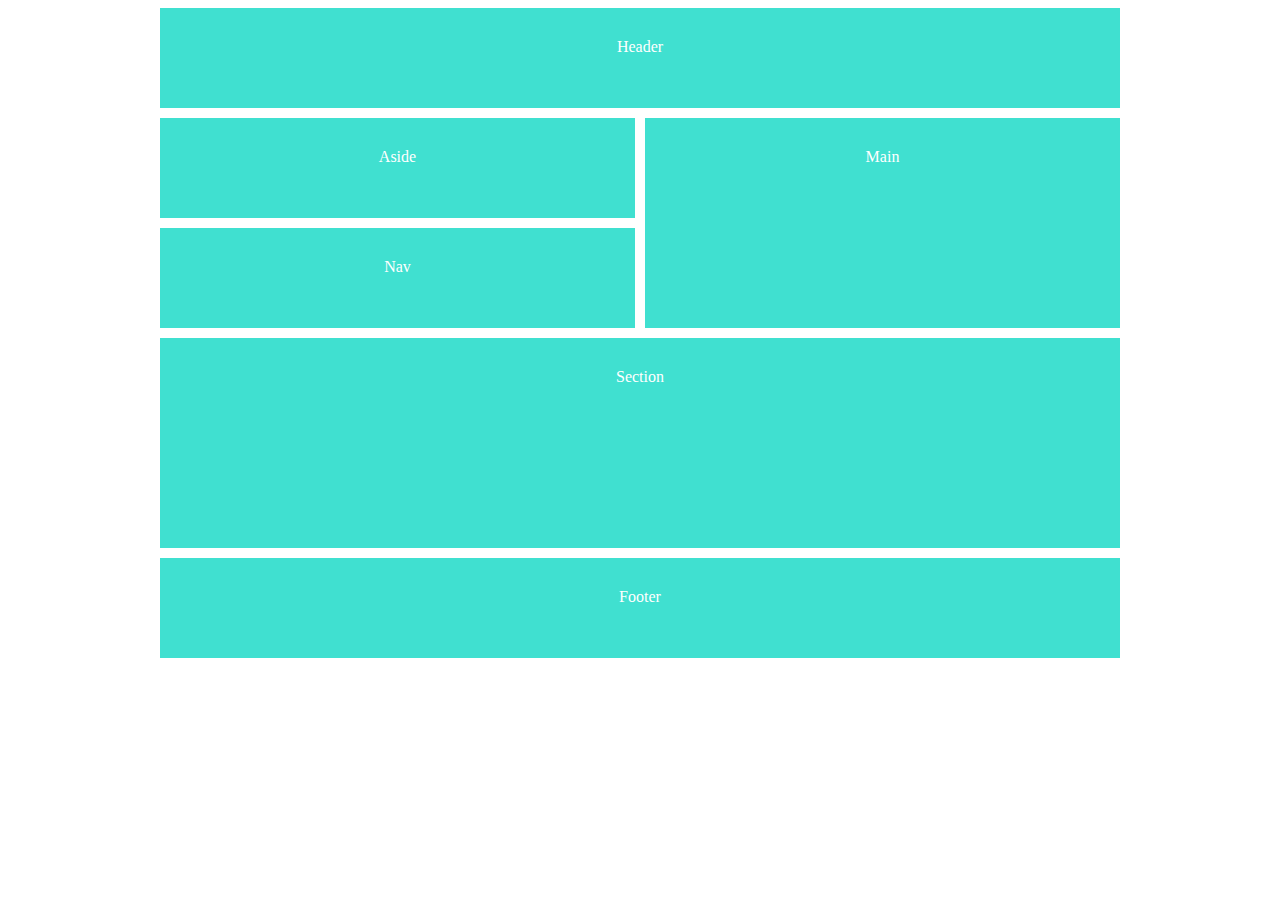
<file: grid-area/index.html>
<!DOCTYPE html>
<html lang="en">
<head>
    <meta charset="UTF-8">
    <meta http-equiv="X-UA-Compatible" content="IE=edge">
    <meta name="viewport" content="width=device-width, initial-scale=1.0">
    <title>Document</title>
    <link rel="stylesheet" href="css/style.css">
</head>
<body>
    <div class="content">
        <header>Header</header>
        <main>Main</main>
        <section>Section</section>
        <aside>Aside</aside>
        <nav>Nav</nav>
        <footer>Footer</footer>
    </div>
</body>
</html>
</file>
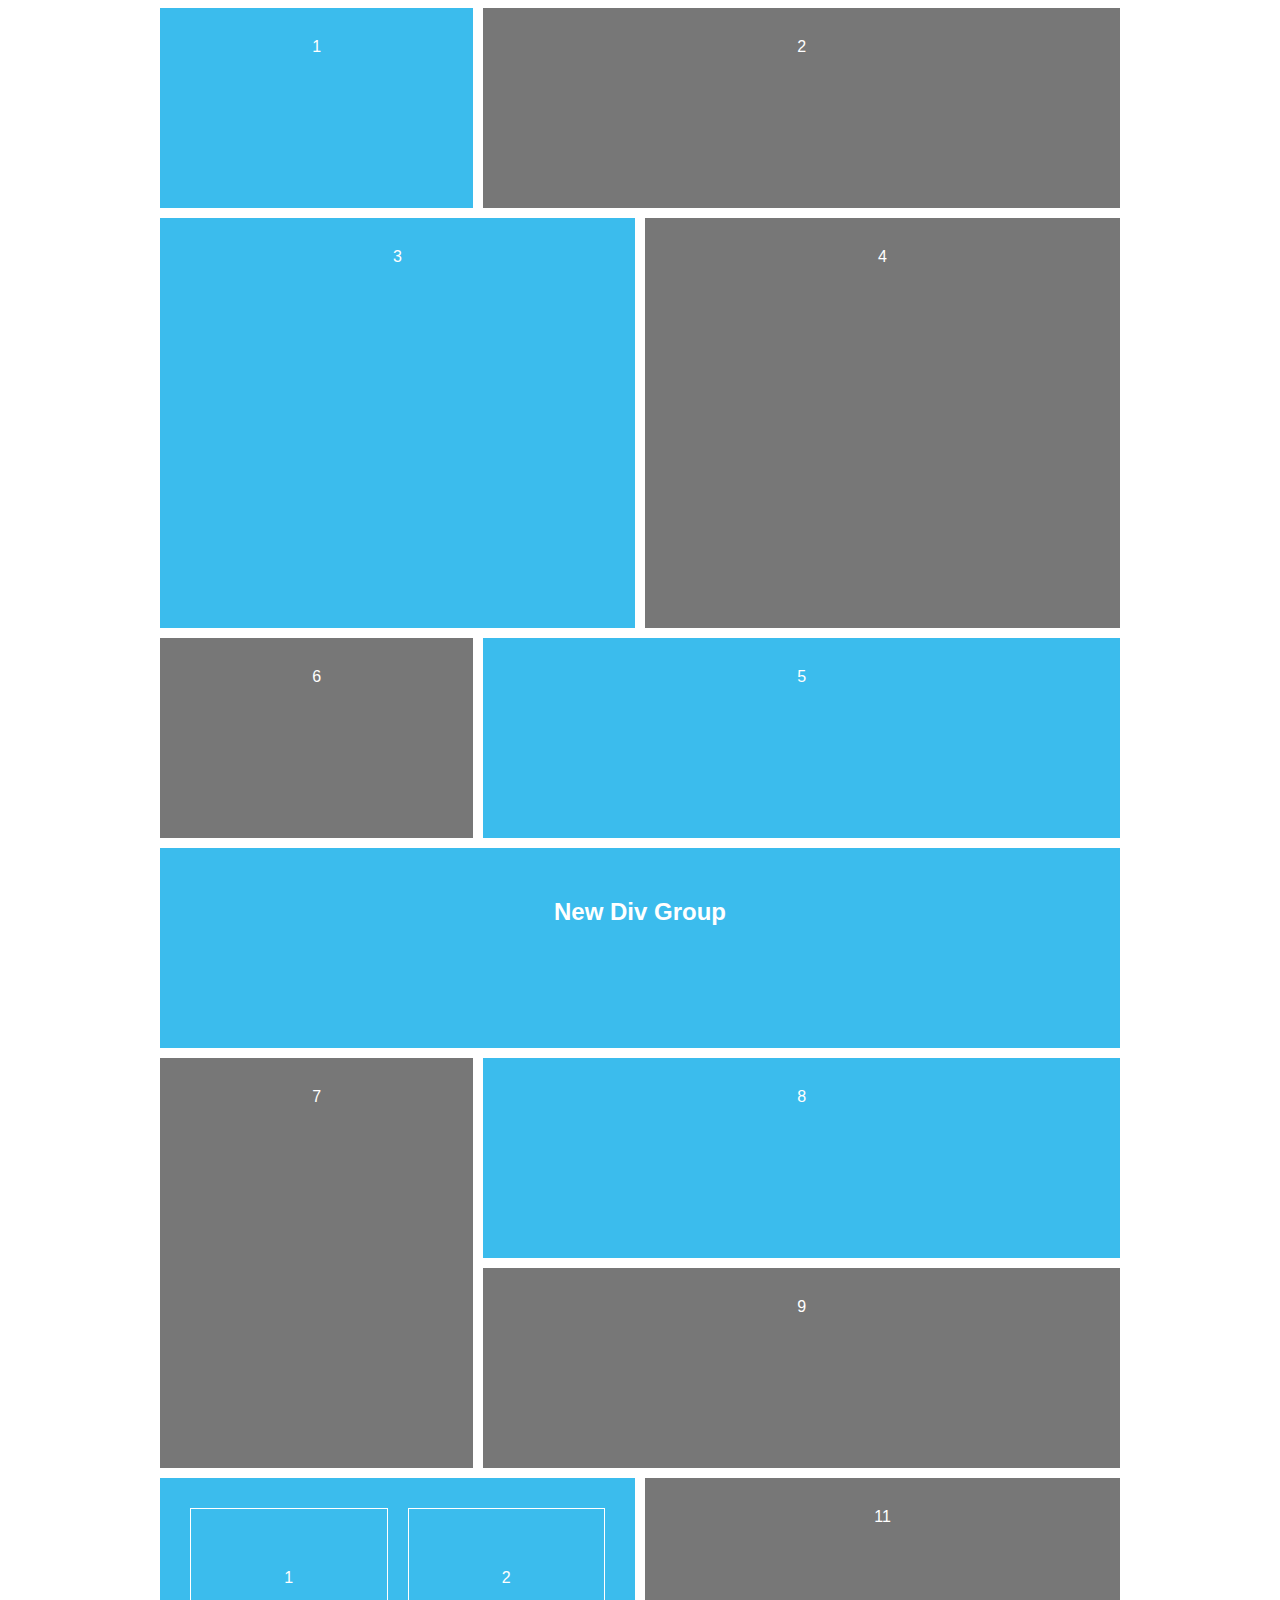
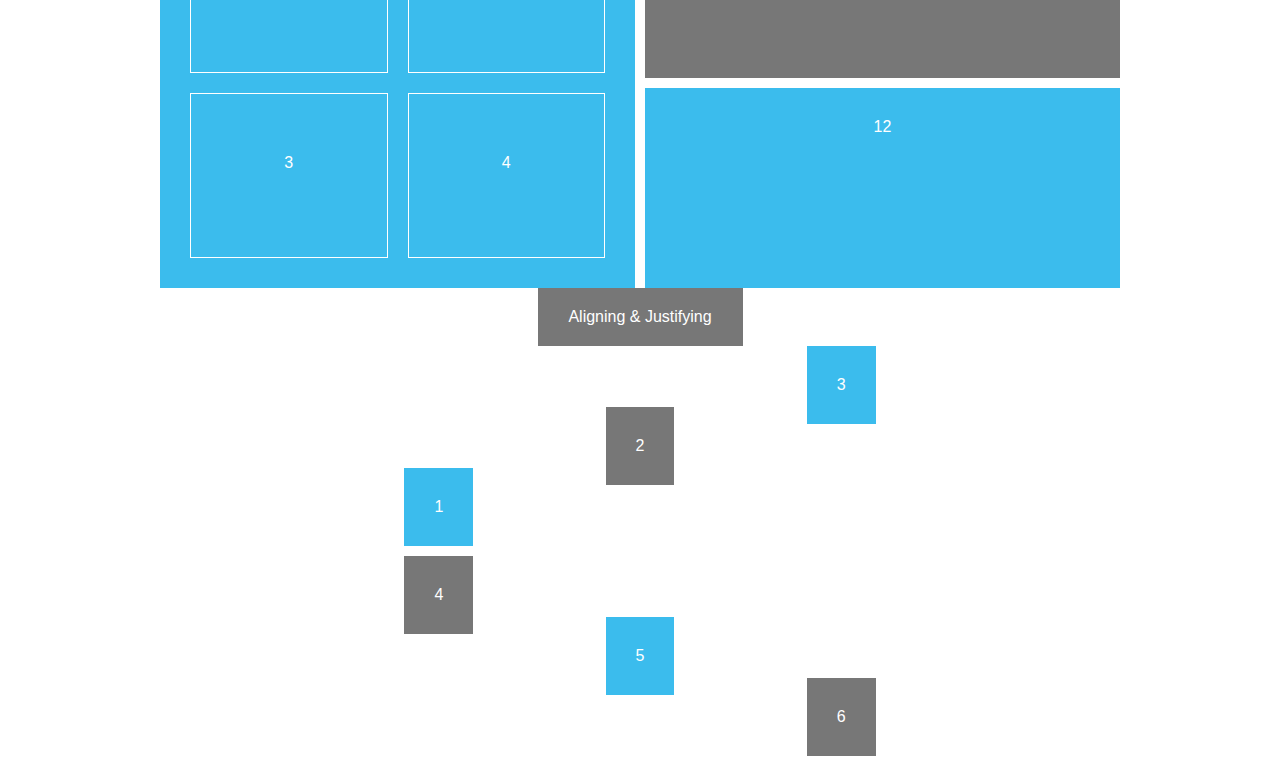
<file: grid.html>
<!DOCTYPE html>
<html lang="en">
<head>
    <meta charset="UTF-8">
    <meta http-equiv="X-UA-Compatible" content="IE=edge">
    <meta name="viewport" content="width=device-width, initial-scale=1.0">
    <title>Grid-Column</title>
    <link rel="stylesheet" href="css/style.css">
</head>
<body>
    <div class="content">

        <div class="one">1</div>
        <div class="two">2</div>
        <div class="three">3</div>
        <div class="four">4</div>
        <div class="five">5</div>
        <div class="six">6</div>
        <!-- <div>7</div>
        <div>8</div>
        <div>9</div> -->       
        <div class="nestHeading"><h2>New Div Group</h2></div>
        <div class="seven">7</div>
        <div class="eight">8</div>
        <div class="nine">9</div>
        <div class="nestedGrid">
            <p>1</p>
            <p>2</p>
            <p>3</p>
            <p>4</p>
        </div>
        <div class="eleven">11</div>
        <div class="twelve">12</div>
    </div>
    <span>Aligning & Justifying</span>
    <div class="content2">
        <div class="ct-one">1</div>
        <div class="ct-two">2</div>
        <div class="ct-three">3</div>
        <div class="ct-four">4</div>
        <div class="ct-five">5</div>
        <div class="ct-six">6</div>
    </div>
</body>
</html>
</file>
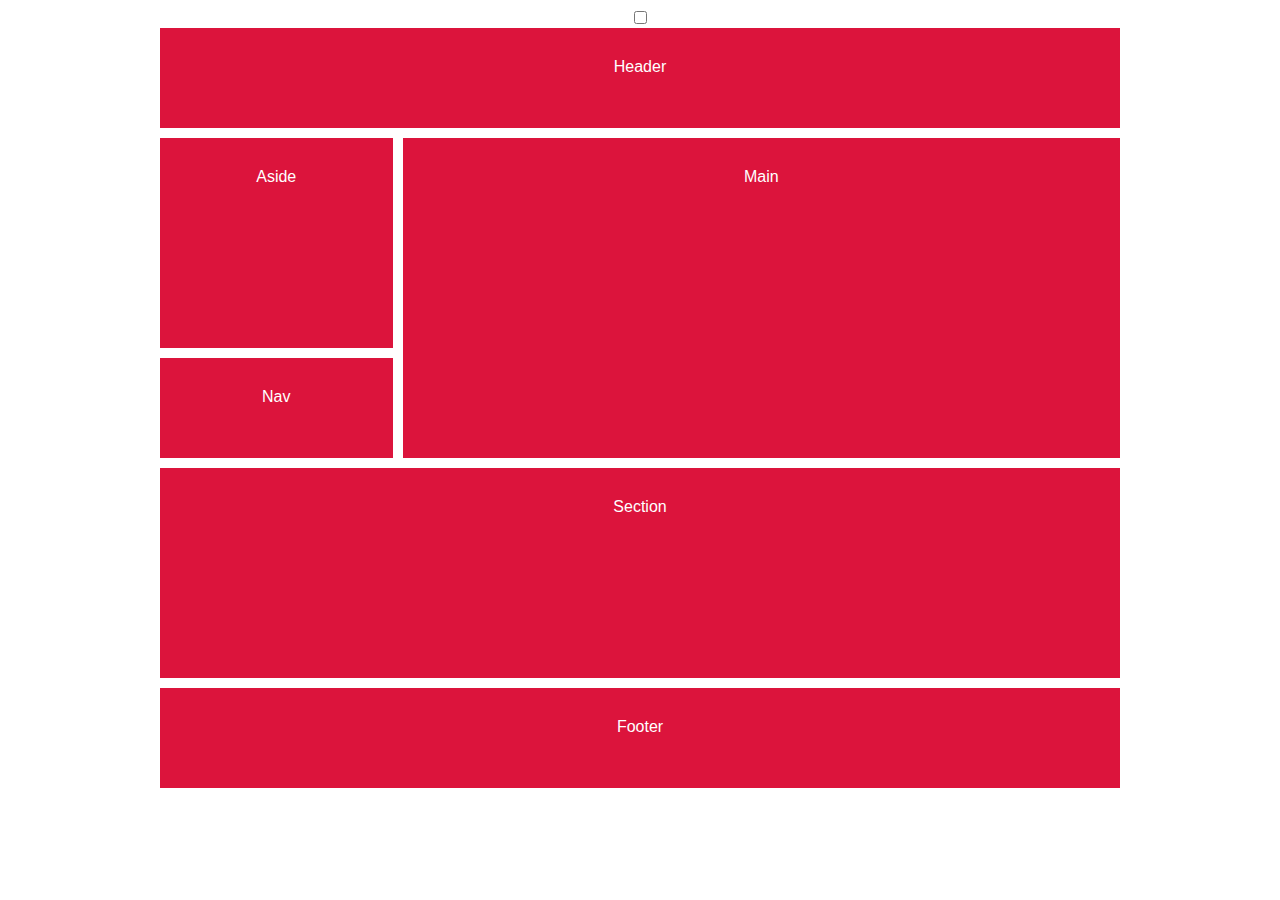
<file: 12-colum-grid/12-column-grid.html>
<!DOCTYPE html>
<html lang="en">
<head>
    <meta charset="UTF-8">
    <meta http-equiv="X-UA-Compatible" content="IE=edge">
    <meta name="viewport" content="width=device-width, initial-scale=1.0">
    <title>12-Column-Grid</title>
    <link rel="stylesheet" href="css/style.css">
</head>
<body>
    <input type="checkbox"/>
    <div class="container">
        <div id="grid">
            <p></p><p></p><p></p><p></p><p></p><p></p><p></p><p></p><p></p><p></p><p></p><p></p>
        </div>

        <header>Header</header>
        <main>Main</main>
        <section>Section</section>
        <aside>Aside</aside>
        <nav>Nav</nav>
        <footer>Footer</footer>

    </div>
    
</body>
</html>
</file>
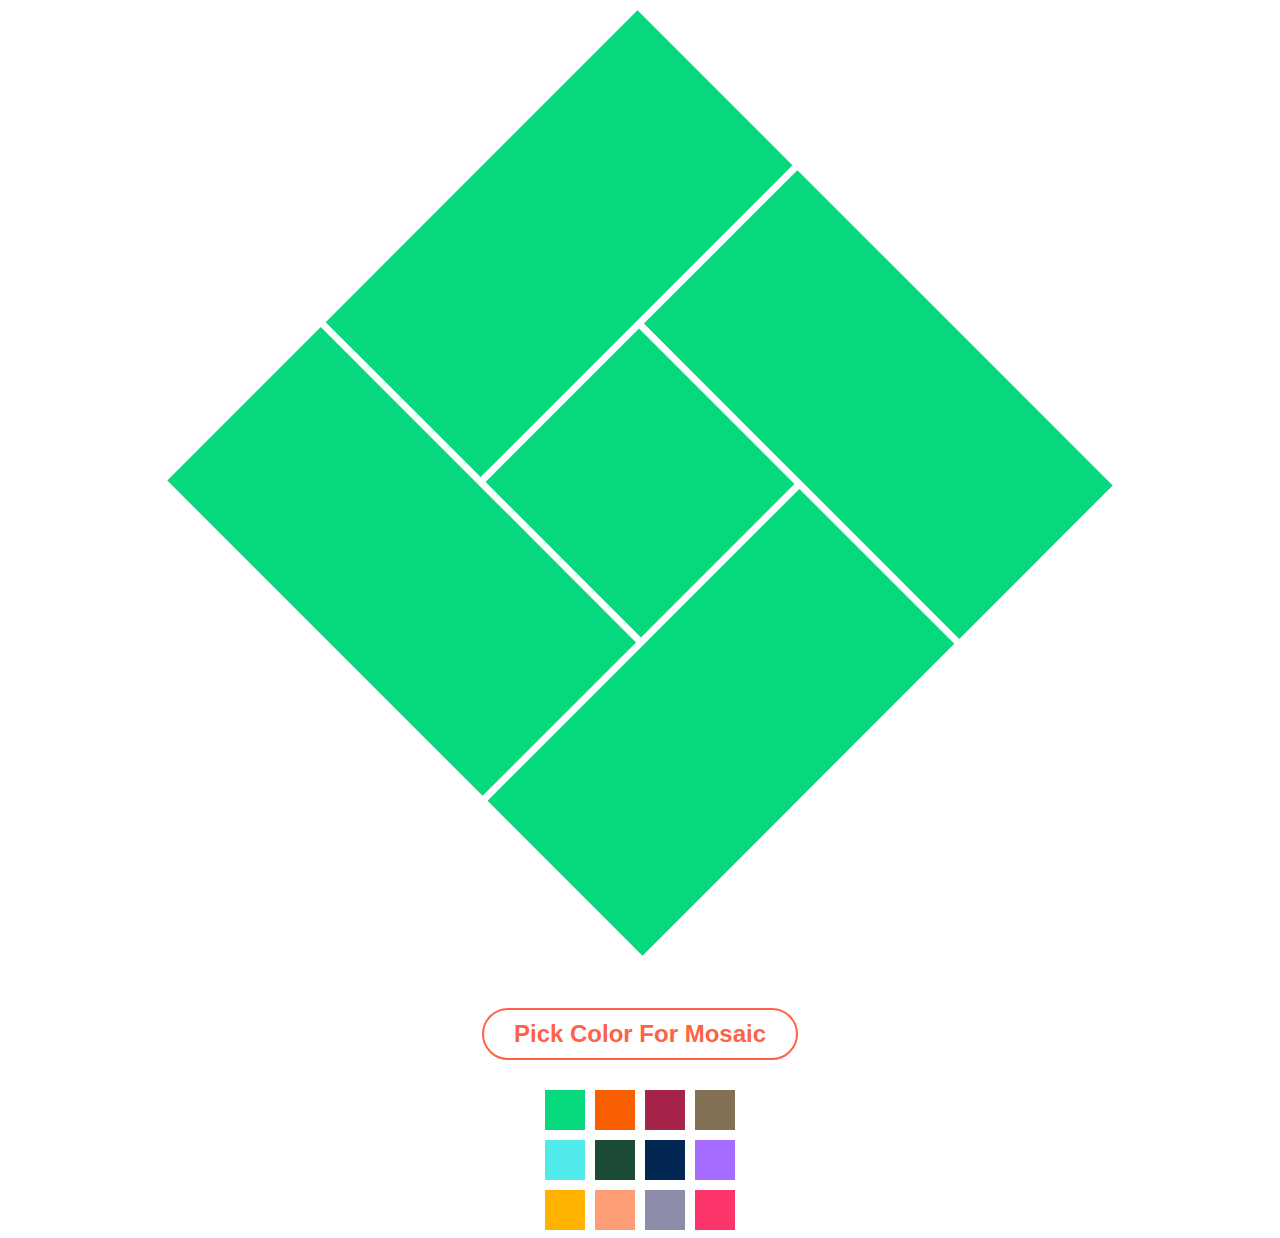
<file: mosaic-layout/mosaic-layout.html>
<!DOCTYPE html>
<html lang="en">
<head>
    <meta charset="UTF-8">
    <meta http-equiv="X-UA-Compatible" content="IE=edge">
    <meta name="viewport" content="width=device-width, initial-scale=1.0">
    <title>Mosaic-Layout</title>
    <link rel="stylesheet" href="css/style.css">
</head>
<body>
    <div class="content">

        <div class="one divColor"></div>
        <div class="two divColor"></div>
        <div class="three divColor"></div>
        <div class="four divColor"></div>
        <div class="five divColor"></div>

    </div>

    <h2>Pick Color For Mosaic</h2>
    <div class="pickColor">
        <div class="originalColor"></div>
        <div class="secondColor"></div>
        <div class="thirdColor"></div>
        <div class="forthColor"></div>
        <div class="fifthColor"></div>
        <div class="sixthColor"></div>
        <div class="seventhColor"></div>
        <div class="eighthColor"></div>
        <div class="ninethColor"></div>
        <div class="tenthColor"></div>
        <div class="eleventhColor"></div>
        <div class="twelvethColor"></div>
    </div>
    <script type="text/javascript" src="js/main.js"></script>
</body>
</html>
</file>
<file: grid-area/css/style.css>
body{
    color: #fff;
    text-align: center;
}
.content{
    max-width: 960px;
    margin: 0 auto;
    display: grid;
    grid-template-columns: repeat(4, 1fr);
    grid-auto-rows: minmax(100px, auto);
    grid-gap: 10px;
    /* You can use characters assign for grid areas in pattern you want your content / elements to be look. */
    grid-template-areas: 
    "header header header header"
    "aside aside main main"
    "nav nav main main"
    "section section section section"
    "section section section section"
    "footer footer footer footer";
}
.content > *{
    padding: 30px;
    background-color: turquoise;
}
header{
    /* grid-area is basically like a variable or name for that content */
    /* you can use grid-area name to create look of your template just line colum / row line*/
    grid-area: header;
}
main{
    grid-area: main;
}
section{
    grid-area: section;
}
aside{
    grid-area: aside;
}
nav{
    grid-area: nav;
}
footer{
    grid-area: footer;
}
</file>
<file: css/style.css>
/* body style */
body{
    color: #fff;
    font-family: Verdana, Geneva, Tahoma, sans-serif;
    text-align: center;
}

/* grid style */
.content{
    max-width: 960px;                                       /*max width for div container*/
    margin: 0 auto;                                         /*pushing div to the center*/
    display: grid;                                          /*making div a grid*/
    grid-template-columns: repeat(6, 1fr);                  /*defines column number and width */        /* reapeat as the word says it repeats (first value column number, second width of column) */    
    grid-template-rows: repeat(9, minmax(200px, auto));     /*defines row number and height */      /* reapeat as the word says it repeats (first value row number, second is minmax( first is minimum height, second is maximum)) */  
    grid-column-gap: 10px;                                  /*defines column gap (margin) */
    grid-row-gap: 10px;                                     /*defines row gap (margin) */
    /* grid-gap: 10px;                                        only grid-gap / gap will work in case of all 4 properties */
    gap: 10px;
}
.content div{
    background-color: #3bbced;
    padding: 30px;
}
.content div:nth-child(even){
    background-color: #777;
}

/* grid line-height style */

.one{
    /* grid-column-start: 1;
    grid-column-end: 3;             //instead of using these two tag there is short hand tag */
    grid-column: 1 / 3;
}
.two{
    grid-column: 3 / 7;
}
.three{
    grid-column: 1 / 4;
    grid-row: 2/ 4;
}
.four{
    grid-column: 4 / 7;
    grid-row: 2 / 4;
}
.five{
    grid-column: 3 / 7;
}
.six{
    grid-row: 4;
    grid-column: 1 / 3;
}

/* new div group style */
.nestHeading{
    grid-column: 1 / 7;
    /* grid-column: span 7;                 */
}
.seven{
    grid-column: 1 / 3;
    grid-row: 6 / 8;
}
.eight ,.nine{
    grid-column: 3 / 7;
}
.eleven ,.twelve{
    grid-column: 4 / 7;
}

/* nested grid */

.nestedGrid{
    grid-column: 1 / 4;
    grid-row: 8 / 10;

    display: grid;
    grid-template-columns: 1fr 1fr;
    grid-gap: 20px;
}
.nestedGrid p{
    border: 1px solid white;
    margin: 0;
    padding: 60px;
}

/* span */
span{
    display: block;
    margin: 0 auto;
    max-width: 165px;
    padding: 20px;
    background-color: #777;
    color: white;
}
/* content2 grid style */

.content2{
    
    max-width: 960px;
    margin: 0 auto;
    display: grid;
    grid-template-columns: repeat(3, 1fr);
    grid-template-rows: repeat(2, minmax(200px, auto));
    gap: 10px;
    /* align-items: start;                          works on vertical or column */
    /* justify-items: center                        workd on horizontal or row */
}
.content2 div{
    padding: 30px;
    background-color: #3bbced;
}
.content2 div:nth-child(even){
    background-color: #777;
}
.ct-one{
    align-self: end;
    justify-self: end;
}
.ct-two{
    align-self: center;
    justify-self: center;
}
.ct-three{
    align-self: start;
    justify-self: start;
}
.ct-four{
    align-self: start;
    justify-self: end;
}
.ct-five{
    align-self: center;
    justify-self: center;
}
.ct-six{
    align-self: end;
    justify-self: start;
}
</file>
<file: 12-colum-grid/css/style.css>
body{
    color: #fff;
    font-family: Verdana, Geneva, Tahoma, sans-serif;
    text-align: center;
}
.container{
    max-width: 960px;
    margin: 0 auto;
    display: grid;
    grid-template-columns: repeat(12, 1fr);
    grid-auto-rows: minmax(100px, auto);
    gap: 10px;
    position: relative;
}
.container > *{
    padding: 30px;
    background-color: crimson;
}

/* line-height */

header{
    grid-column: 1 / 13;
}
main{
    grid-column: 4 / 13;
    grid-row: 2 / 5;
}
aside{
    grid-column: 1 / 4;
    grid-row: 2 / 4;
}
nav{
    grid-column: 1 / 4;
}
section{
    grid-column: 1 / 13;
    grid-row: 5 / 7;
}
footer{
    grid-column: 1 / 13;
}

/* 12-column-grid-lines */
#grid{
    display: grid;
    position: absolute;
    top: 0;
    left: 0;
    grid-template-columns: repeat(12, 1fr);
    grid-auto-rows: minmax(100%, auto);
    width: 100%;
    height: 100%;
    background-color: transparent;
    padding: 0;
    display: none;
}
#grid p{
    border: 1px solid;
    background-color: #000;
    opacity: 0.2;
    margin: 0;
}

/* input-checkbox */

input:checked + .container #grid{
    display: grid;
}
</file>
<file: mosaic-layout/css/style.css>
body{
    color: #fff;
    font-family: 'Segoe UI', Tahoma, Geneva, Verdana, sans-serif;
    text-align: center;
    box-sizing: border-box;
}
.content{
    max-width: 960px;
    margin: 0 auto;
    display: grid;
    grid-template-columns: repeat(6, 1fr);
    grid-auto-rows: minmax(150px, auto);
    gap: 10px;
}
.content div{
    background-color: rgb(6, 216, 125);
    padding: 30px;
}

/* div style */
.one{
    grid-column: 1 / 3;
    grid-row: 1 / 5;
}
.two{
    grid-column: 3 / 7;
    grid-row: 1 / 3;
}
.three{
    grid-column: 3 / 5;
    grid-row: 3 / 5;
}
.four{
    grid-column: 5 / 7;
    grid-row: 3 / 7;
}
.five{
    grid-column: 1 / 5;
    grid-row: 5 / 7;
}


/* mosaic style */

.content{
    transform: rotateZ(45deg) scale(0.7);
}

/* h2 style */

h2{
    margin: 50px 0 30px 0;
    padding: 10px 30px;
    border-radius: 30px;
    font-family: Verdana, Geneva, Tahoma, sans-serif;
    background-color: white;
    color: tomato;
    border: 2px solid tomato;
    display: inline-block;
}

/* pickColor style */

.pickColor{
    max-width: 190px;
    margin: 0 auto;
    display: grid;
    grid-template-columns: repeat(4, 1fr);
    grid-auto-rows: minmax(40px, auto);
    gap: 10px;
    

}
.pickColor div{
    padding: 10px;
    /* border: 1px solid black; */
    cursor: pointer;
}
.originalColor{
    background-color: rgb(6, 216, 125);
}
.secondColor{
    background-color: rgb(247, 95, 0);
}
.thirdColor{
    background-color: rgb(166, 35, 73);
}
.forthColor{
    background-color: rgb(130, 112, 85);
}
.fifthColor{
    background-color: rgb(81, 234, 234);
}
.sixthColor{
    background-color: rgb(27, 75, 54);
}
.seventhColor{
    background-color: rgb(0, 38, 81);
}
.eighthColor{
    background-color: rgb(166, 108, 255);
}
.ninethColor{
    background-color: rgb(255, 178, 0);
}
.tenthColor{
    background-color: rgb(255, 157, 118);
}
.eleventhColor{
    background-color: rgb(141, 141, 170);
}
.twelvethColor{
    background-color: rgb(251, 53, 105);
}
</file>
